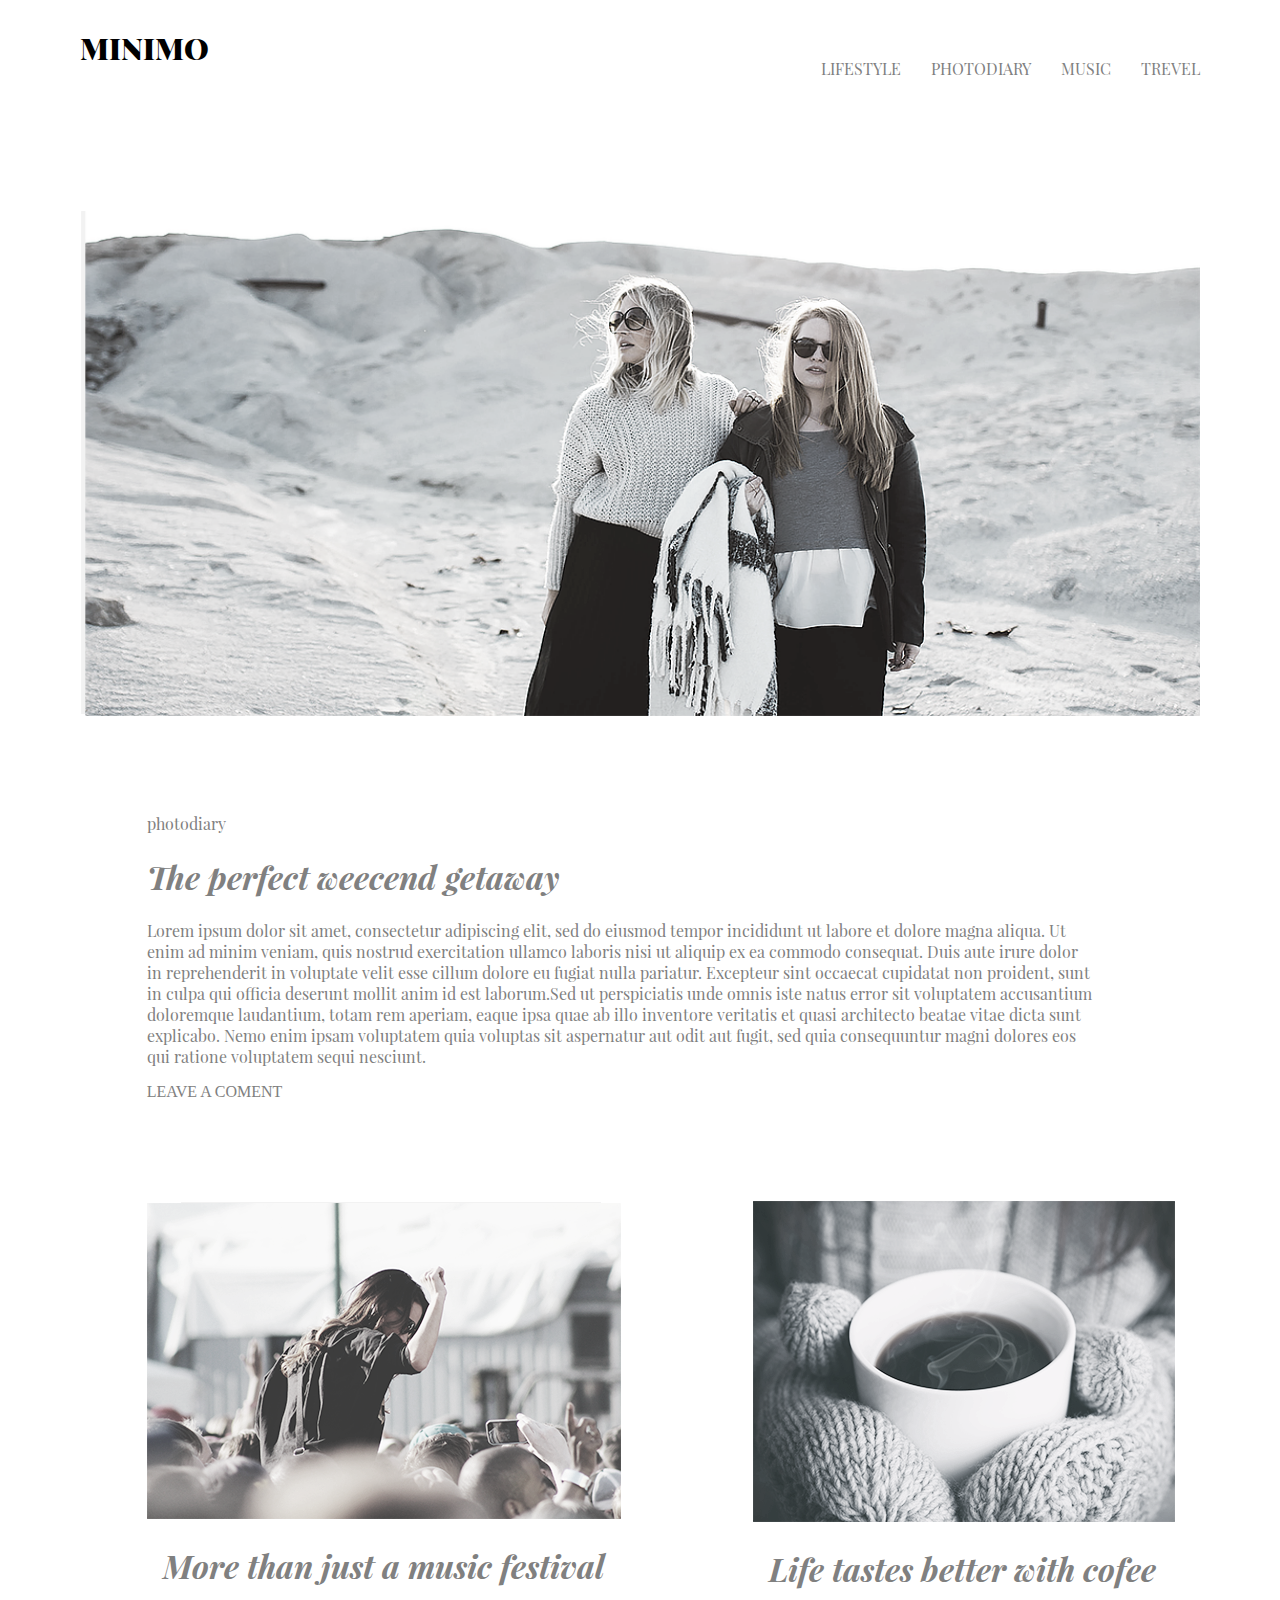
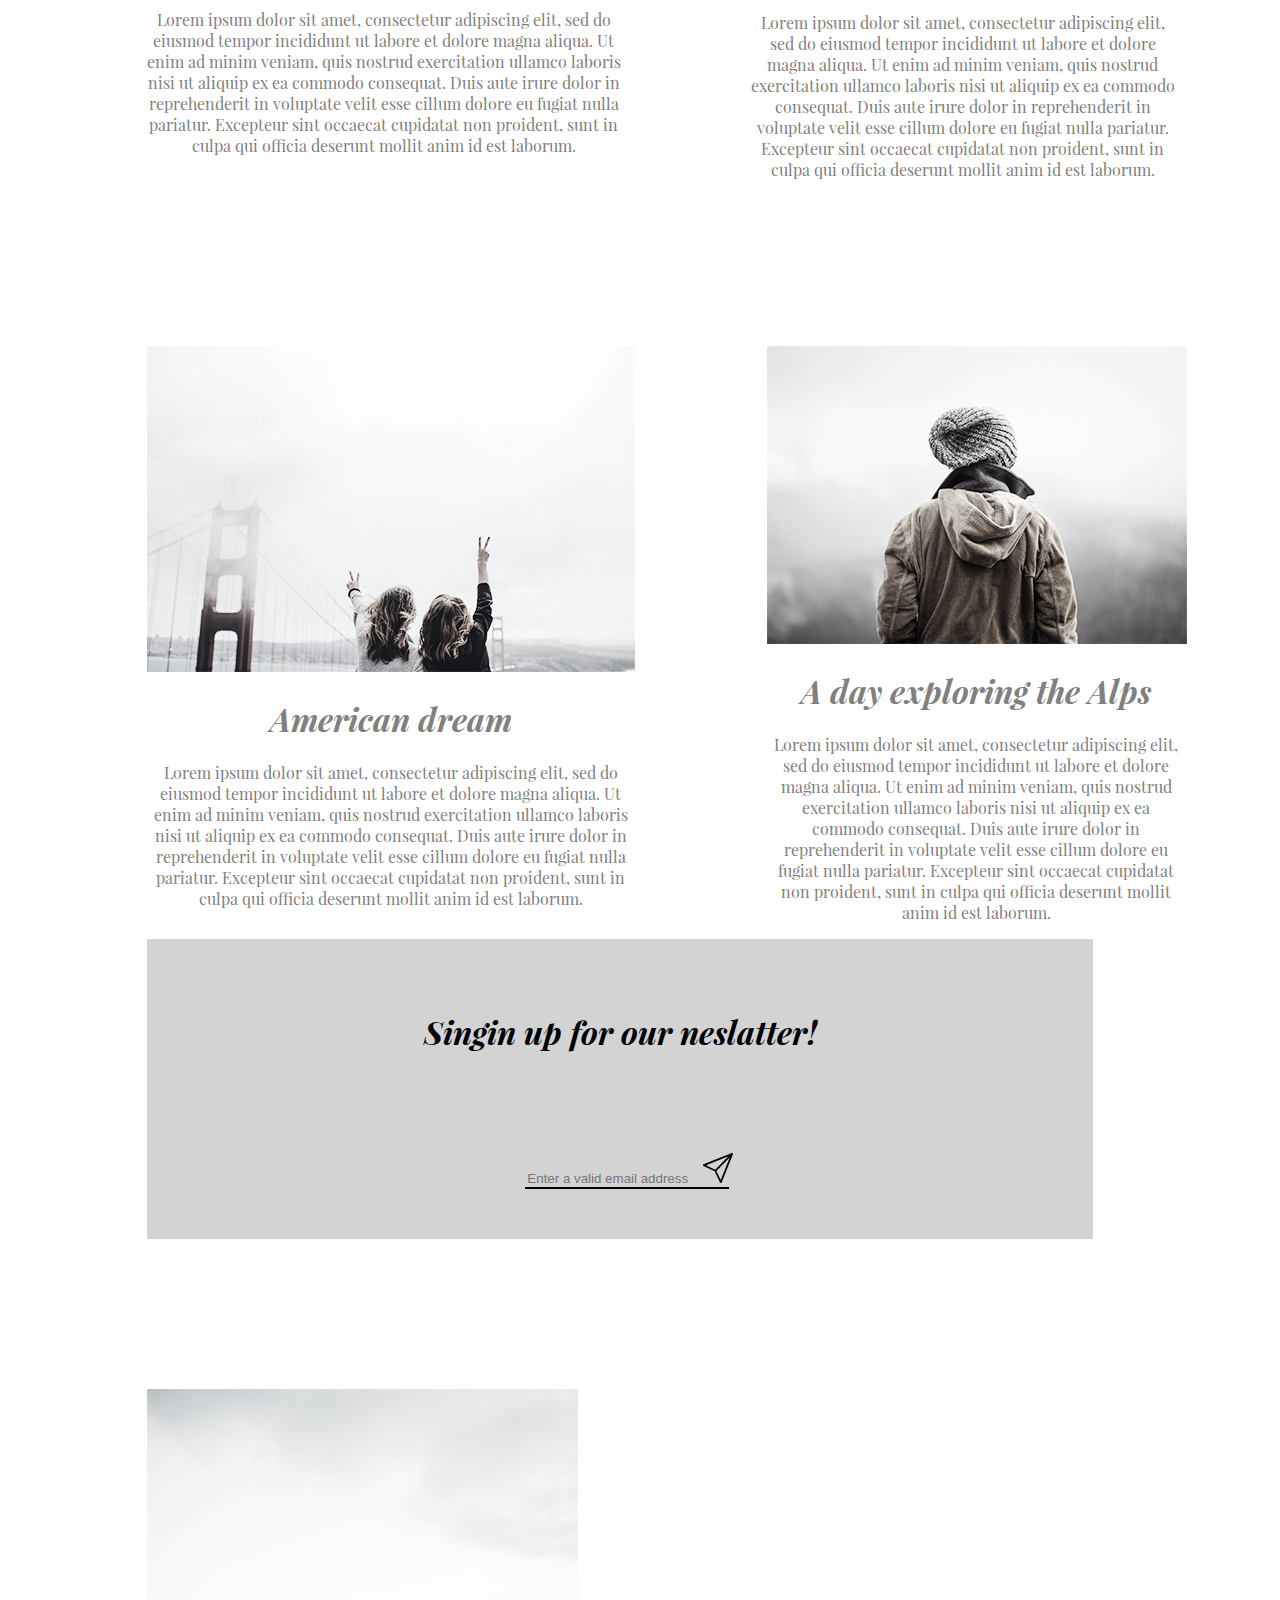
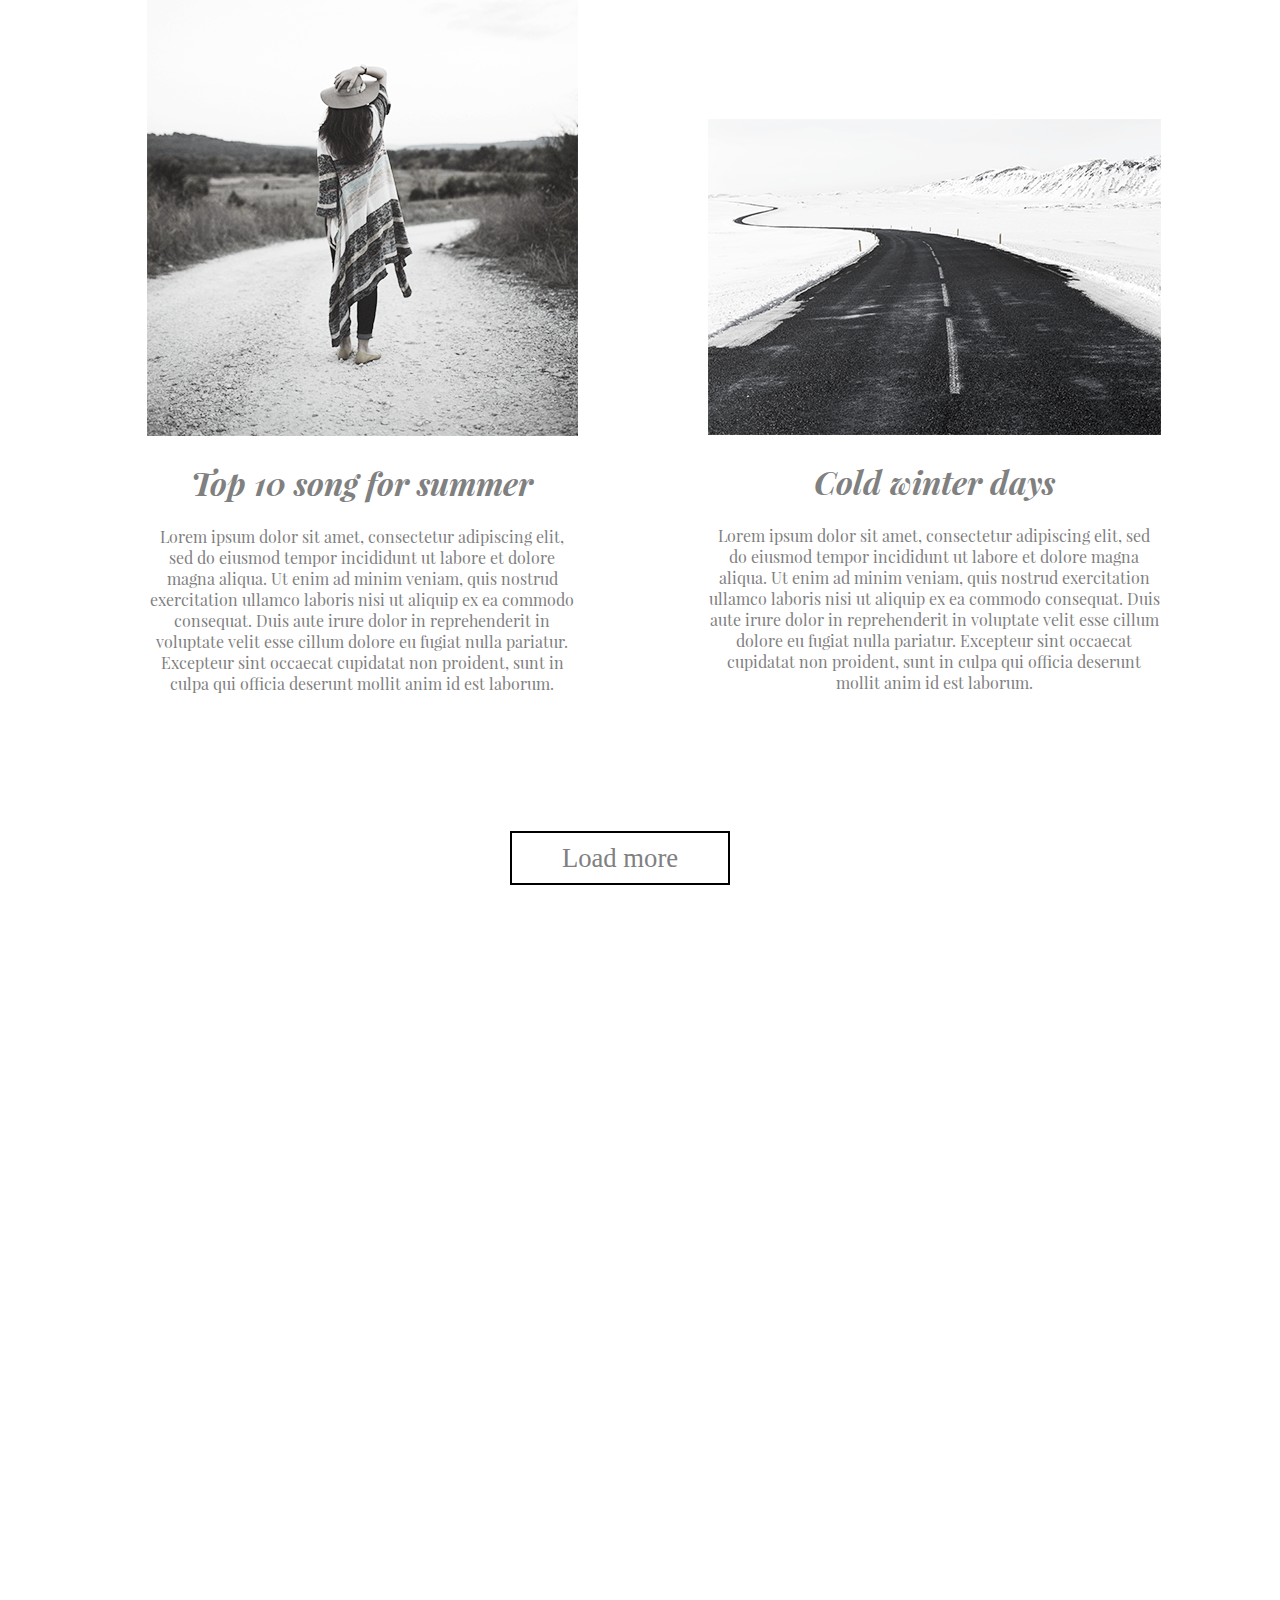
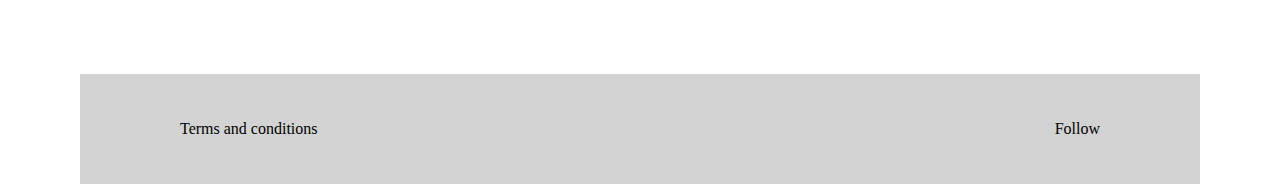
<file: index.html>
<!DOCTYPE html>
<html lang="en">
<head>
    <meta charset="UTF-8">
    <meta http-equiv="X-UA-Compatible" content="IE=edge">
    <meta name="viewport" content="width=device-width, initial-scale=1.0">
    <link rel="stylesheet" href="styles/style.css">
    <title>MINIMO</title>
</head>
<body>
  
    <header>
        <h1 id='logo'>MINIMO</h1>
        <div class='hamburger'>
            <input type="checkbox" id="hmtoggler">
            <label for="hmtoggler"></label>
            <nav>
                <a href="#">lifestyle</a>
                <a href="#post1">photodiary</a>
                <a href="#post3">music</a>
                <a href="#post4">trevel</a>
            </nav>
        </div>
        <img src="images/mainPage/headerPhoto.png" alt="">
    </header>
    <main>
        <div id="post1"> 
        <p>photodiary</p>
        <h1>The perfect weecend getaway</h1>
        <p>Lorem ipsum dolor sit amet, consectetur adipiscing elit, sed do 
            eiusmod tempor incididunt ut labore et dolore magna aliqua. 
            Ut enim ad minim veniam, quis nostrud exercitation ullamco laboris
             nisi ut aliquip ex ea commodo consequat. Duis aute irure dolor in reprehenderit
            in voluptate velit esse cillum dolore eu fugiat nulla pariatur. Excepteur sint 
            occaecat cupidatat non proident, sunt in culpa qui officia deserunt mollit anim 
            id est laborum.Sed ut perspiciatis unde omnis iste natus error sit voluptatem accusantium 
            doloremque laudantium, totam rem aperiam, eaque ipsa quae ab illo inventore veritatis et quasi
            architecto beatae vitae dicta sunt explicabo. Nemo enim ipsam voluptatem quia voluptas sit 
            aspernatur aut odit aut fugit, sed quia consequuntur magni dolores eos qui ratione voluptatem 
            sequi nesciunt. </p>
            <a href="pages/photodiary.html" class="coment">leave a coment</a>
        </div>

        <div id='post2'>
            <div class="post2Left">
                <a href=""><img src="images/mainPage/mainLeftPhoto1.png" alt=""></a>
                <h1>More than just a music festival</h1>
                <p>Lorem ipsum dolor sit amet, consectetur adipiscing elit, sed do eiusmod tempor incididunt ut 
                   labore et dolore magna aliqua. Ut enim ad minim veniam, quis nostrud exercitation ullamco laboris
                    nisi ut aliquip ex ea commodo consequat. Duis aute irure dolor in reprehenderit in voluptate velit 
                    esse cillum dolore eu fugiat nulla pariatur. Excepteur sint occaecat cupidatat non proident, sunt 
                    in culpa qui officia deserunt mollit anim id est laborum.</p>
            </div>
            <div class="post2Right">
                <a href=""><img src="images/mainPage/mainRightPhoto1.png" alt=""></a>
                <h1>Life tastes better with cofee</h1>
                <p>Lorem ipsum dolor sit amet, consectetur adipiscing elit, sed do eiusmod tempor incididunt ut 
                    labore et dolore magna aliqua. Ut enim ad minim veniam, quis nostrud exercitation ullamco laboris
                     nisi ut aliquip ex ea commodo consequat. Duis aute irure dolor in reprehenderit in voluptate velit 
                     esse cillum dolore eu fugiat nulla pariatur. Excepteur sint occaecat cupidatat non proident, sunt 
                     in culpa qui officia deserunt mollit anim id est laborum.</p>
            </div>
        </div>

        <div id='post3'>
            <div class="post2Left">
                <a href=""><img src="images/mainPage/mainLeftPhoto2.png" alt=""></a>
                <h1>American dream</h1>
                <p>Lorem ipsum dolor sit amet, consectetur adipiscing elit, sed do eiusmod tempor incididunt ut 
                   labore et dolore magna aliqua. Ut enim ad minim veniam, quis nostrud exercitation ullamco laboris
                    nisi ut aliquip ex ea commodo consequat. Duis aute irure dolor in reprehenderit in voluptate velit 
                    esse cillum dolore eu fugiat nulla pariatur. Excepteur sint occaecat cupidatat non proident, sunt 
                    in culpa qui officia deserunt mollit anim id est laborum.</p>
            </div>
            <div class="post2Right">
                <a href=""><img src="images/mainPage/mainRightPhoto2.png" alt=""></a>
                <h1>A day exploring the Alps</h1>
                <p>Lorem ipsum dolor sit amet, consectetur adipiscing elit, sed do eiusmod tempor incididunt ut 
                    labore et dolore magna aliqua. Ut enim ad minim veniam, quis nostrud exercitation ullamco laboris
                     nisi ut aliquip ex ea commodo consequat. Duis aute irure dolor in reprehenderit in voluptate velit 
                     esse cillum dolore eu fugiat nulla pariatur. Excepteur sint occaecat cupidatat non proident, sunt 
                     in culpa qui officia deserunt mollit anim id est laborum.</p>
            </div>
        </div>

        <div id="mailing">
            <h1>Singin up for our neslatter!</h1>
            <div>
                <input type="email" name="" id="" placeholder="Enter a valid email address">
                <a href=""><img src="images/mainPage/send.svg" alt=""></a>
            </div>
        </div>

        <div id="post4">
            <div class="post2Left">
                <a href=""><img src="images/mainPage/mainLeftPhoto3.png" alt=""></a>
                <h1>Top 10 song for summer</h1>
                <p>Lorem ipsum dolor sit amet, consectetur adipiscing elit, sed do eiusmod tempor incididunt ut 
                   labore et dolore magna aliqua. Ut enim ad minim veniam, quis nostrud exercitation ullamco laboris
                    nisi ut aliquip ex ea commodo consequat. Duis aute irure dolor in reprehenderit in voluptate velit 
                    esse cillum dolore eu fugiat nulla pariatur. Excepteur sint occaecat cupidatat non proident, sunt 
                    in culpa qui officia deserunt mollit anim id est laborum.</p>
            </div>
            <div class="post2Right">
                <a href=""><img src="images/mainPage/mainRightPhoto3.png" alt=""></a>
                <h1>Cold winter days</h1>
                <p>Lorem ipsum dolor sit amet, consectetur adipiscing elit, sed do eiusmod tempor incididunt ut 
                    labore et dolore magna aliqua. Ut enim ad minim veniam, quis nostrud exercitation ullamco laboris
                     nisi ut aliquip ex ea commodo consequat. Duis aute irure dolor in reprehenderit in voluptate velit 
                     esse cillum dolore eu fugiat nulla pariatur. Excepteur sint occaecat cupidatat non proident, sunt 
                     in culpa qui officia deserunt mollit anim id est laborum.</p>
            </div>
        </div>
        <div class='readMore'>
            <a href="pages/photodiary.html">Load more</a>
        </div>
    </main>
    <footer>
        <div>
            <p>Terms and conditions</p>
            <p>Follow</p>
        </div>
    </footer>
</body>
</html>
</file>
<file: styles/style.css>
@font-face {
    font-family: "PlayfairDisplay-Black.ttf";
    src: url(../Minimo/FONTS/Playfair_Display/PlayfairDisplay-Black.ttf);
}
@font-face {
    font-family: "PlayfairDisplay-BlackItalic.ttf";
    src: url(../Minimo/FONTS/Playfair_Display/PlayfairDisplay-BlackItalic.ttf);
}

@font-face {
    font-family: "PlayfairDisplay-Bold.ttf";
    src: url(../Minimo/FONTS/Playfair_Display/PlayfairDisplay-Bold.ttf);
}


@font-face {
    font-family: "PlayfairDisplay-BoldItalic.ttf";
    src: url(../Minimo/FONTS/Playfair_Display/PlayfairDisplay-BoldItalic.ttf);
}

@font-face {
    font-family: "PlayfairDisplay-Regular.ttf";
    src: url(../Minimo/FONTS/Playfair_Display/PlayfairDisplay-Regular.ttf);
}

@font-face {
    font-family: "PlayfairDisplay-Italic.ttf";
    src: url(../Minimo/FONTS/Playfair_Display/PlayfairDisplay-Italic.ttf);
}

@keyframes navLink {
    0%{color: grey; font-size: 15px}
    50%{font-size: 20px}
    100%{color:lightgrey; font-size: 20px}
}

@keyframes buttonSub{
    0%{transform: translateX(10px);}
}

#logo{
    font-family: 'PlayfairDisplay-Black.ttf';
}

body{
    margin-left: 80px;
    margin-right: 80px;
}

header img{
    width:100%;
    height: 500pt;
}

header h1{
    font-family: 'PlayfairDisplay-BlackItalic.ttf';
    position: absolute;
    font-size: 30px;
    z-index: 1;
} 

    nav{
    position: relative;
    display: flex;
    flex-direction: row;
    justify-content: flex-end;
    align-items: stretch;
    top: 30px;
    z-index: 1;
} 

    nav a{
    font-family: 'PlayfairDisplay-Regular.ttf';
    padding-left: 30px;
    text-decoration: none;
    text-transform: uppercase;
    color: grey;
}

nav a:hover, nav a:active{
    animation-name: navLink;
    animation-direction: normal;
    animation-fill-mode: both;
    animation-duration: 0.5s;
}

.hamburger input[type="checkbox"]{
    visibility: hidden;
}

main{
    margin-left: 50pt;
    margin-right: 80pt;
}

main h1{
    font-family: 'PlayfairDisplay-BoldItalic.ttf';
}

main p{
    font-family: 'PlayfairDisplay-Regular.ttf';
}

main #post1{
    margin-top: 70pt;
}

main #post1 h1{
    color: grey;
}

main #post1 p{
    color: grey;
}

main #post1 .coment{
    margin-top: 30px;
    text-transform: uppercase;
    color: grey;
}

main #post1 a{
    text-decoration: none;
}

main #post2{
    color: grey;
    margin-top: 100px;
    display: flex;
    justify-content: space-between;
}

main #post2 .post2Left{
    text-align: center;
    margin-right: 130px;
}

main #post2 .post2Right{
    text-align: center;
    margin-right: 130px;
}

main #post3{
    color: grey;
    margin-top: 150px;
    display: flex;
    justify-content: space-between;
}

main #post3 .post2Left{
    text-align: center;
    margin-right: 130px;
}

main #post3 .post2Right{
    text-align: center;
    margin-right: 130px;
}

main a img:hover, main a img:active{
    transform: rotate(10deg);
}

main #mailing{
    min-width: 800px;
    background-color: lightgrey;
    padding: 50px 0 50px 0;
    width: 100%;
}

main #mailing h1{
    text-align: center;
    margin-bottom: 100px;
}

main #mailing {
  display: block;
}

main #mailing div input{
    margin-left: 40%;
    background-color: lightgrey;
    border: none;
    border-bottom: solid 2px black;
    width: 200px;
    outline: none;
}

main #mailing img{
    position: relative;
    right: 40px;
    width: 30px;
    background: lightgrey;
}   

main #mailing a{
    margin-left: 10px;
}

main #post4{
    color: grey;
    margin-top: 150px;
    display: flex;
    justify-content: space-between;
}

main #post4 .post2Left{
    text-align: center;
    margin-right: 130px;
}

main .readMore{
    min-width: 500px;
    text-align: center;
    margin-top: 100pt;
}

main .readMore a{
    border: black solid 2px;
    text-decoration: none;
    color: grey;
    padding: 10px 50px;
    font-size: 20pt;
}

main #post4 .post2Right{
    text-align: center;
   margin-top: 330px;;
    margin-right: 130px;
}

footer{
    background-color: lightgrey;
    margin-top: 800px;
    /* height: 100px; */
}

footer div{
    display: flex;
    justify-content: space-between;
    margin-left: 100px;
    margin-right: 100px;
    padding: 30px 0 30px 0;
}



@media screen and (max-width: 1024px) {
    body{ 
        margin: 0 20px 0 20px;
    }
   
    header img{
        width:100%;
        height: auto;
    }

    main #post1{
        text-align: center;
    }

    main #post2, main #post3, main #post4{
        display: block;
    }
    main #post2 .post2Left,  main #post3 .post2Left,  main #post4 .post2Left{
        margin-right: 0;
    }
    
    main #post2 .post2Right, main #post3 .post2Right, main #post4 .post2Right{
        margin-top: 100px;
        margin-right: 0;
    }

    main #mailing{
        margin-top: 100px;
        min-width: 600px;
    }

    main #mailing div input{
        margin-left: 35%;
    }
}

@media screen and (max-width: 600px) {
    main{ 
        margin: 0;
    }

    div.hamburger{ 
        position: absolute;
        right: 40px;
        top: 20px;
        width: 40px;
        height: 40px;
        background: url(../images/mainPage/check-list-4370669.svg) center/contain no-repeat;
        background-color: white;
    }
    
    div.hamburger > input{display: none}
    div.hamburger > label{
        display: block;
        width: 38px;
        height: 38px;
        padding: 0px;
        cursor: pointer;
    }
    
    div.hamburger > nav{
        display: none;
        background-color: white;
        border: 1px solid grey;
        border-radius: 5px;
        position: relative;
        right: 100px;
        top: 10px;
        
    }
    
    div.hamburger > nav > a{
        display: block;
        margin: 5px;
        padding-right: 30px;
    }
    
    div.hamburger > input:checked ~ nav{ 
        display: inline-block;
    }

   main #post2 img, main #post3 img, main #post4 img{
       width: 90%;
   }

   main #mailing{
        min-width: 300px;
        margin:0;
   }

   main #mailing div input{
    margin-left: 20%;
   }

    main .readMore{
        min-width: 300px;
    }
}

@media screen and (max-width: 320px) {
    main{ 
        margin: 0;
    }

   main #post2 img, main #post3 img, main #post4 img{
       width: 90%;
   }

   main #mailing{
        min-width: 200px;
        margin: 0
   }
   
   main #mailing div input{
        margin-left: 10%;
   }
    main .readMore{
        min-width: 200px;
    }
}
</file>
